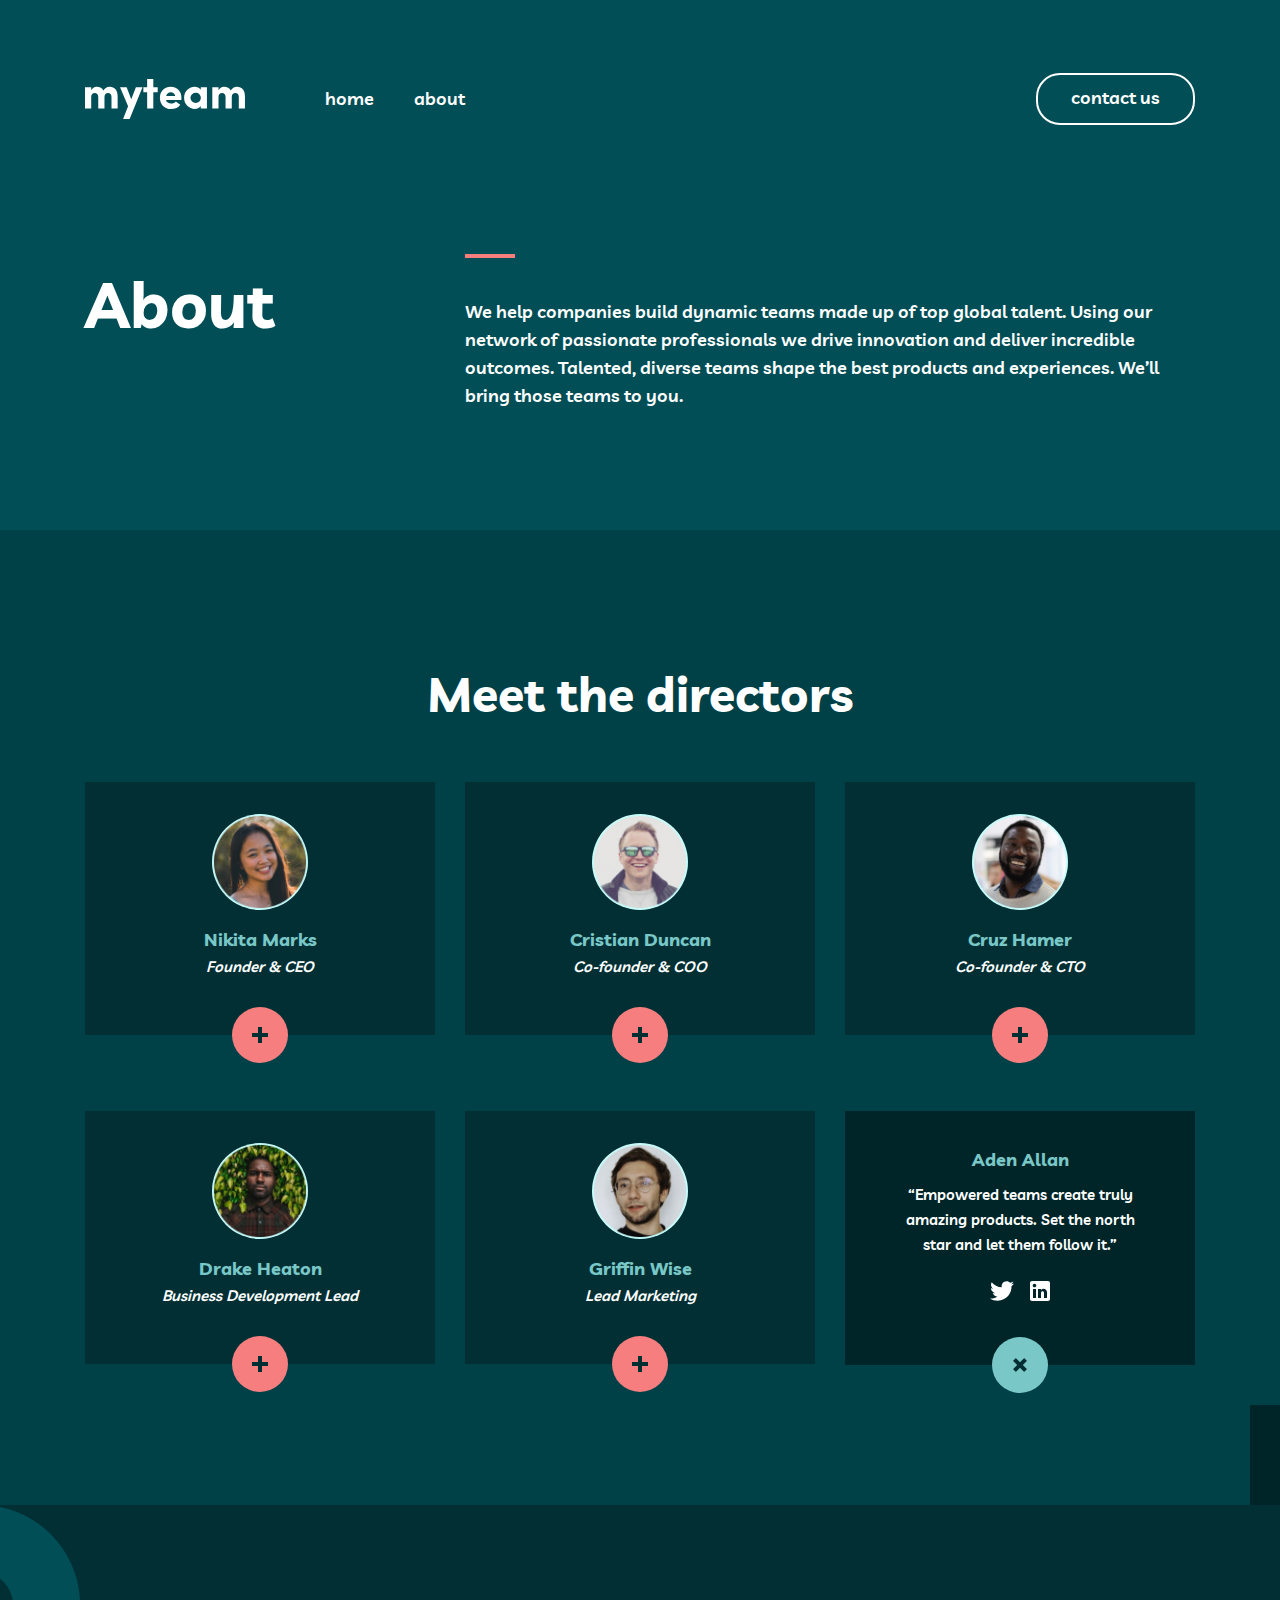
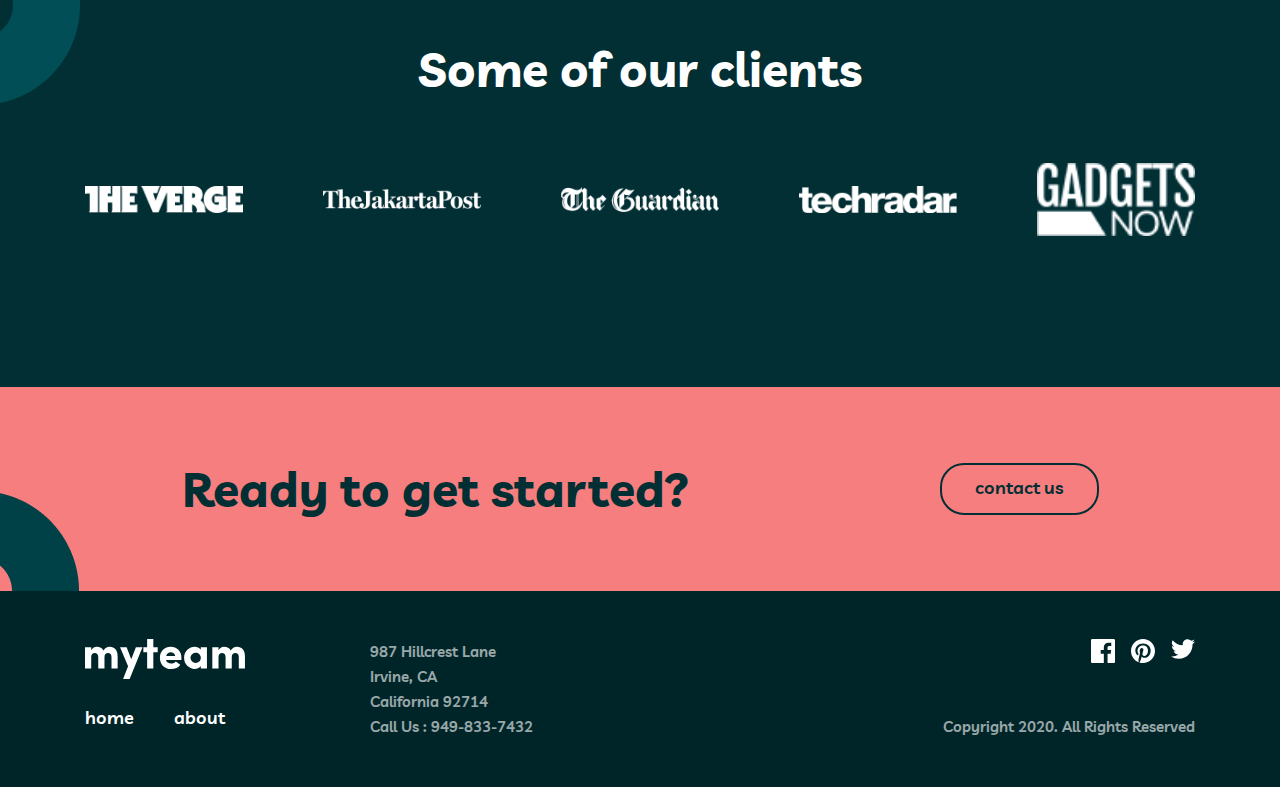
<file: about.html>
<!DOCTYPE html>
<html lang="en">

<head>
  <meta charset="UTF-8">
  <meta http-equiv="X-UA-Compatible" content="IE=edge">
  <meta name="viewport" content="width=device-width, initial-scale=1.0">
  <title>About</title>
  <link rel="stylesheet" href="css/normalize.css">
  <link rel="stylesheet" href="css/style.css">
</head>

<body>

  <!-- SITE-HEADER -->
  <header class="about-header">
    <div class="container">
      <div class="header__top">
        <a class="header__logo" href="index.html">
          <svg width="160" height="40" fill="none" xmlns="http://www.w3.org/2000/svg">
            <path fill-rule="evenodd" clip-rule="evenodd"
              d="M68.317 29.531V13.214H72.7V8.192h-4.383V0h-6.17v8.192h-3.793v5.022h3.793v16.317h6.17ZM6.214 18.237V29.53H0V8.192h6.214v3.103c.508-1.101 1.235-1.972 2.18-2.612a6.251 6.251 0 0 1 3.27-.915c3.3 0 5.53 1.25 6.694 3.75 1.526-2.53 3.597-3.795 6.213-3.795s4.615.841 5.996 2.522c1.38 1.682 2.071 4.07 2.071 7.166v12.12H26.49V18.147c0-1.31-.313-2.343-.938-3.102-.654-.76-1.511-1.139-2.572-1.139-1.061 0-1.912.357-2.551 1.072-.64.714-.96 1.8-.96 3.259V29.53h-6.213V18.013c-.058-1.28-.4-2.284-1.025-3.013-.64-.73-1.468-1.094-2.485-1.094-1.018 0-1.86.35-2.53 1.05-.668.699-1.002 1.793-1.002 3.28ZM57.498 8.192 44.635 40h-6.563l5.015-12.656-8.045-19.152h6.606l4.6 12.098 4.644-12.098h6.606Zm37.794 17.455c-1.933 2.902-5.109 4.346-9.527 4.33-3.067 0-5.654-1.034-7.762-3.102-2.079-2.098-3.118-4.792-3.118-8.08 0-3.289 1.04-5.96 3.118-8.014 2.079-2.053 4.651-3.073 7.718-3.058 3.067 0 5.618 1.042 7.653 3.125 2.035 2.083 3.06 4.792 3.074 8.125 0 .03-.03.685-.087 1.965H81.077c.116 1.13.683 2.008 1.7 2.633 1.018.625 2.166.938 3.445.938 1.992 0 3.51-.67 4.557-2.009l4.513 3.147Zm-5.102-8.683h-9.026c.233-1.16.814-2.068 1.745-2.723.9-.655 1.874-.967 2.921-.937a4.987 4.987 0 0 1 2.856.982c.858.625 1.36 1.518 1.504 2.678Zm22.898 12.255c-1.177.506-2.303.744-3.379.714-2.863 0-5.349-1.027-7.456-3.08-2.108-2.054-3.162-4.725-3.162-8.014 0-3.288 1.09-5.96 3.271-8.013 2.18-2.054 4.629-3.088 7.347-3.103 1.105 0 2.238.246 3.401.737 1.163.49 2.057 1.19 2.682 2.098V8.192h6.148v21.34h-6.148v-2.434c-.625.908-1.526 1.615-2.704 2.12Zm-2.376-5.313c-1.41 0-2.624-.476-3.641-1.428-1.047-.953-1.57-2.158-1.57-3.616 0-1.444.523-2.657 1.57-3.639 1.134-.967 2.376-1.45 3.728-1.45 1.352 0 2.522.476 3.51 1.428.989.952 1.483 2.172 1.483 3.66 0 1.489-.494 2.701-1.483 3.639-.988.938-2.187 1.406-3.597 1.406Zm22.81-5.67v11.295h-6.213V8.192h6.213v3.103c.509-1.101 1.236-1.972 2.181-2.612a6.248 6.248 0 0 1 3.27-.915c3.299 0 5.531 1.25 6.693 3.75 1.527-2.53 3.598-3.795 6.214-3.795 2.616 0 4.615.841 5.996 2.522 1.38 1.682 2.071 4.07 2.071 7.166v12.12h-6.148V18.147c0-1.31-.313-2.343-.938-3.102-.654-.76-1.511-1.139-2.573-1.139-1.061 0-1.911.357-2.55 1.072-.64.714-.96 1.8-.96 3.259V29.53h-6.213V18.013c-.059-1.28-.4-2.284-1.025-3.013-.64-.73-1.468-1.094-2.486-1.094-1.017 0-1.86.35-2.529 1.05-.668.699-1.003 1.793-1.003 3.28Z"
              fill="#fff" />
          </svg>
        </a>

        <nav class="sitenav">
          <ul class="sitenav__list">
            <li class="sitenav__item"><a href="index.html" class="sitenav__link">home</a></li>
            <li class="sitenav__item"><a href="about.html" class="sitenav__link">about</a></li>
          </ul>
        </nav>

        <a class="button" href="contact.html">contact us</a>

      </div>

      <div class="header__bottom">
        <h2 class="about-header__heading">About</h2>
        <div class="about-header__info">
          <hr class="about-header__line">
          <p class="about-header__text">We help companies build dynamic teams made up of top global talent. Using our
            network of passionate professionals we drive innovation and deliver incredible outcomes. Talented, diverse
            teams shape the best products and experiences. We’ll bring those teams to you.</p>
        </div>
      </div>
    </div>
  </header>

  <main class="main-content">
    <!-- SITE-DIRECTORS -->
    <section class="directors">
      <div class="directors__contaienr container">
        <h2 class="directors__heading">Meet the directors</h2>

        <!-- DIRECTORS-LIST -->
        <ul class="directors__list">
          <li class="directors__item">
            <img class="directors__img" src="img/nikita.jpg" alt="Nikita Marks" width="96" height="96"
              srcset="img/nikita.jpg 1x, img/nikita@2x.jpg 2x">
            <p class="directors__name">Nikita Marks</p>
            <p class="directors__about">Founder & CEO</p>
            <div class="directors__info">
              <img class="directors__info-plus" src="img/plus.svg" alt="logo" width="16" height="16">
            </div>
          </li>
          <li class="directors__item">
            <img class="directors__img" src="img/cristian.jpg" alt="Cristian Duncan" width="96" height="96"
              srcset="img/cristian.jpg 1x, img/cristian@2x.jpg 2x">
            <p class="directors__name">Cristian Duncan</p>
            <p class="directors__about">Co-founder & COO</p>
            <div class="directors__info">
              <img class="directors__info-plus" src="img/plus.svg" alt="logo" width="16" height="16">
            </div>
          </li>
          <li class="directors__item">
            <img class="directors__img" src="img/cruz.jpg" alt="Cruz Hamer" width="96" height="96"
              srcset="img/cruz.jpg 1x, img/cruz@2x.jpg 2x">
            <p class="directors__name">Cruz Hamer</p>
            <p class="directors__about">Co-founder & CTO</p>
            <div class="directors__info">
              <img class="directors__info-plus" src="img/plus.svg" alt="logo" width="16" height="16">
            </div>
          </li>
        </ul>
        <ul class="directors__list">
          <li class="directors__item">
            <img class="directors__img" src="img/drake.jpg" alt="Drake Heaton" width="96" height="96"
              srcset="img/drake.jpg 1x, img/drake@2x.jpg 2x">
            <p class="directors__name">Drake Heaton</p>
            <p class="directors__about">Business Development Lead</p>
            <div class="directors__info">
              <img class="directors__info-plus" src="img/plus.svg" alt="logo" width="16" height="16">
            </div>
          </li>
          <li class="directors__item">
            <img class="directors__img" src="img/griffin.jpg" alt="Griffin Wise" width="96" height="96"
              srcset="img/griffin.jpg 1x, img/griffin@2x.jpg 2x">
            <p class="directors__name">Griffin Wise</p>
            <p class="directors__about">Lead Marketing</p>
            <div class="directors__info">
              <img class="directors__info-plus" src="img/plus.svg" alt="logo" width="16" height="16">
            </div>
          </li>
          <li class="directors__item-last">
            <p class="directors__name-last">Aden Allan</p>
            <p class="directors__about-last">“Empowered teams create truly amazing products. Set the north star and let
              them follow it.”</p>

            <ul class="socials directors__socials">
              <li class="socials__item">
                <a class="socials__link" href="https://twitter.com" target="_blank">
                  <svg width="24" height="20" viewBox="0 0 24 20" fill="none" xmlns="http://www.w3.org/2000/svg">
                    <path d="M24 2.55699C23.117 2.94899 22.168 3.21299 21.172 3.33199C22.189 2.72299 22.97 1.75799 23.337 0.607986C22.386 1.17199 21.332 1.58199 20.21 1.80299C19.313 0.845986 18.032 0.247986 16.616 0.247986C13.437 0.247986 11.101 3.21399 11.819 6.29299C7.728 6.08799 4.1 4.12799 1.671 1.14899C0.381 3.36199 1.002 6.25699 3.194 7.72299C2.388 7.69699 1.628 7.47599 0.965 7.10699C0.911 9.38799 2.546 11.522 4.914 11.997C4.221 12.185 3.462 12.229 2.69 12.081C3.316 14.037 5.134 15.46 7.29 15.5C5.22 17.123 2.612 17.848 0 17.54C2.179 18.937 4.768 19.752 7.548 19.752C16.69 19.752 21.855 12.031 21.543 5.10599C22.505 4.41099 23.34 3.54399 24 2.55699Z" fill="currentColor"/>
                    </svg>
                </a>
              </li>
              <li class="socials__item">
                <a class="socials__link" href="https://linkedin.com" target="_blank">
                  <svg width="20" height="20" viewBox="0 0 20 20" fill="none" xmlns="http://www.w3.org/2000/svg">
                    <path fill-rule="evenodd" clip-rule="evenodd" d="M2 0H18C19.1 0 20 0.9 20 2V18C20 19.1 19.1 20 18 20H2C0.9 20 0 19.1 0 18V2C0 0.9 0.9 0 2 0ZM6 17V8H3V17H6ZM4.5 6.3C3.5 6.3 2.7 5.5 2.7 4.5C2.7 3.5 3.5 2.7 4.5 2.7C5.5 2.7 6.3 3.5 6.3 4.5C6.3 5.5 5.5 6.3 4.5 6.3ZM14 17H17V11.3C17 9.4 15.4 7.8 13.5 7.8C12.6 7.8 11.5 8.4 11 9.2V8H8V17H11V11.7C11 10.9 11.7 10.2 12.5 10.2C13.3 10.2 14 10.9 14 11.7V17Z" fill="currentColor"/>
                    </svg>
                </a>
              </li>
            </ul>
            <div class="directors__info-last">
              <img class="directors__info-plus-last" src="img/plus.svg" alt="logo" width="16" height="16">
            </div>
          </li>
        </ul>
      </div>
    </section>

    <!-- SITE-CLIENTS -->
    <section class="clients">
      <div class="container">
        <h2 class="clients__heading">Some of our clients</h2>
        <ul class="clients__list">
          <li class="clients__item">
            <a class="clients__link" href="#">
              <img class="clients__img" src="img/the-verge.png" alt="the varge" width="165" height="28" srcset="img/the-verge.png 1x, img/the-verge.png 2x">
            </a>
          </li>
          <li class="clients__item">
            <a class="clients__link" href="#">
              <img class="clients__img" src="img/the-jakarta-post.png" alt="The jakarta post" width="165" height="28" srcset="img/the-jakarta-post.png 1x, img/the-jakarta-post@2x.png 2x">
            </a>
          </li>
          <li class="clients__item">
            <a class="clients__link" href="#">
              <img class="clients__img" src="img/the-guardian.png" alt="the guardian" width="165" height="28" srcset="img/the-guardian.png 1x, img/the-guardian@2x.png 2x">
            </a>
          </li>
          <li class="clients__item">
            <a class="clients__link" href="#">
              <img class="clients__img" src="img/techradar.png" alt="tech radar" width="165" height="28" srcset="img/techradar.png 1x, img/techradar@2x.png 2x">
            </a>
          </li>
          <li class="clients__item">
            <a class="clients__link" href="#">
              <img class="clients__img" src="img/gadgets-now.png" alt="gadjets now" width="165" height="28" srcset="img/gadgets-now.png 1x, img/gadgets-now@2x.png 2x">
            </a>
          </li>
        </ul>
      </div>
    </section>

     <!-- SITE-REGISTRATION -->
     <section class="reg-link">
      <div class="reg-lin__container">
        <h2 class="reg-link__heading">Ready to get started?</h2>
        <a class="button button--sacramento-state-green" href="contact.html">contact us</a>
      </div>
    </section>
  </main>

  <!-- SITE-FOOTER -->
  <footer class="footer">
    <div class="footer__container container">
      <div class="footer__left">
        <div class="footer__logo-info-wrapper">
          <a class="footer__logo" href="index.html">
            <svg width="160" height="40" fill="none" xmlns="http://www.w3.org/2000/svg">
              <path fill-rule="evenodd" clip-rule="evenodd"
                d="M68.317 29.531V13.214H72.7V8.192h-4.383V0h-6.17v8.192h-3.793v5.022h3.793v16.317h6.17ZM6.214 18.237V29.53H0V8.192h6.214v3.103c.508-1.101 1.235-1.972 2.18-2.612a6.251 6.251 0 0 1 3.27-.915c3.3 0 5.53 1.25 6.694 3.75 1.526-2.53 3.597-3.795 6.213-3.795s4.615.841 5.996 2.522c1.38 1.682 2.071 4.07 2.071 7.166v12.12H26.49V18.147c0-1.31-.313-2.343-.938-3.102-.654-.76-1.511-1.139-2.572-1.139-1.061 0-1.912.357-2.551 1.072-.64.714-.96 1.8-.96 3.259V29.53h-6.213V18.013c-.058-1.28-.4-2.284-1.025-3.013-.64-.73-1.468-1.094-2.485-1.094-1.018 0-1.86.35-2.53 1.05-.668.699-1.002 1.793-1.002 3.28ZM57.498 8.192 44.635 40h-6.563l5.015-12.656-8.045-19.152h6.606l4.6 12.098 4.644-12.098h6.606Zm37.794 17.455c-1.933 2.902-5.109 4.346-9.527 4.33-3.067 0-5.654-1.034-7.762-3.102-2.079-2.098-3.118-4.792-3.118-8.08 0-3.289 1.04-5.96 3.118-8.014 2.079-2.053 4.651-3.073 7.718-3.058 3.067 0 5.618 1.042 7.653 3.125 2.035 2.083 3.06 4.792 3.074 8.125 0 .03-.03.685-.087 1.965H81.077c.116 1.13.683 2.008 1.7 2.633 1.018.625 2.166.938 3.445.938 1.992 0 3.51-.67 4.557-2.009l4.513 3.147Zm-5.102-8.683h-9.026c.233-1.16.814-2.068 1.745-2.723.9-.655 1.874-.967 2.921-.937a4.987 4.987 0 0 1 2.856.982c.858.625 1.36 1.518 1.504 2.678Zm22.898 12.255c-1.177.506-2.303.744-3.379.714-2.863 0-5.349-1.027-7.456-3.08-2.108-2.054-3.162-4.725-3.162-8.014 0-3.288 1.09-5.96 3.271-8.013 2.18-2.054 4.629-3.088 7.347-3.103 1.105 0 2.238.246 3.401.737 1.163.49 2.057 1.19 2.682 2.098V8.192h6.148v21.34h-6.148v-2.434c-.625.908-1.526 1.615-2.704 2.12Zm-2.376-5.313c-1.41 0-2.624-.476-3.641-1.428-1.047-.953-1.57-2.158-1.57-3.616 0-1.444.523-2.657 1.57-3.639 1.134-.967 2.376-1.45 3.728-1.45 1.352 0 2.522.476 3.51 1.428.989.952 1.483 2.172 1.483 3.66 0 1.489-.494 2.701-1.483 3.639-.988.938-2.187 1.406-3.597 1.406Zm22.81-5.67v11.295h-6.213V8.192h6.213v3.103c.509-1.101 1.236-1.972 2.181-2.612a6.248 6.248 0 0 1 3.27-.915c3.299 0 5.531 1.25 6.693 3.75 1.527-2.53 3.598-3.795 6.214-3.795 2.616 0 4.615.841 5.996 2.522 1.38 1.682 2.071 4.07 2.071 7.166v12.12h-6.148V18.147c0-1.31-.313-2.343-.938-3.102-.654-.76-1.511-1.139-2.573-1.139-1.061 0-1.911.357-2.55 1.072-.64.714-.96 1.8-.96 3.259V29.53h-6.213V18.013c-.059-1.28-.4-2.284-1.025-3.013-.64-.73-1.468-1.094-2.486-1.094-1.017 0-1.86.35-2.529 1.05-.668.699-1.003 1.793-1.003 3.28Z"
                fill="#fff" />
            </svg>
          </a>
          <ul class="sitenav__list">
            <li class="sitenav__item"><a href="index.html" class="sitenav__link">home</a></li>
            <li class="sitenav__item"><a href="about.html" class="sitenav__link">about</a></li>
          </ul>
        </div>

        <p class="footer__site-info">
          987 Hillcrest Lane <br> Irvine, CA <br> California 92714 <br> Call Us : 949-833-7432
        </p>
      </div>

      <div class="footer__right">
        <ul class="socials">
          <li class="socials__item">
            <a class="socials__link" href="https://facebook.com" target="_blank">
              <svg width="24" height="24" fill="none" xmlns="http://www.w3.org/2000/svg">
                <path
                  d="M22.675 0H1.325C.593 0 0 .593 0 1.325v21.351C0 23.407.593 24 1.325 24H12.82v-9.294H9.692v-3.622h3.128V8.413c0-3.1 1.893-4.788 4.659-4.788 1.325 0 2.463.099 2.795.143v3.24l-1.918.001c-1.504 0-1.795.715-1.795 1.763v2.313h3.587l-.467 3.622h-3.12V24h6.116c.73 0 1.323-.593 1.323-1.325V1.325C24 .593 23.407 0 22.675 0Z"
                  fill="currentColor" />
              </svg>
            </a>
          </li>
          <li class="socials__item">
            <a class="socials__link" href="https://twitter.com" target="_blank">
              <svg width="24" height="24" fill="none" xmlns="http://www.w3.org/2000/svg">
                <path
                  d="M12 0C5.373 0 0 5.372 0 12c0 5.084 3.163 9.426 7.627 11.174-.105-.949-.2-2.405.042-3.441.218-.937 1.407-5.965 1.407-5.965s-.359-.719-.359-1.782c0-1.668.967-2.914 2.171-2.914 1.023 0 1.518.769 1.518 1.69 0 1.029-.655 2.568-.994 3.995-.283 1.194.599 2.169 1.777 2.169 2.133 0 3.772-2.249 3.772-5.495 0-2.873-2.064-4.882-5.012-4.882-3.414 0-5.418 2.561-5.418 5.207 0 1.031.397 2.138.893 2.738a.36.36 0 0 1 .083.345l-.333 1.36c-.053.22-.174.267-.402.161-1.499-.698-2.436-2.889-2.436-4.649 0-3.785 2.75-7.262 7.929-7.262 4.163 0 7.398 2.967 7.398 6.931 0 4.136-2.607 7.464-6.227 7.464-1.216 0-2.359-.631-2.75-1.378l-.748 2.853c-.271 1.043-1.002 2.35-1.492 3.146C9.57 23.812 10.763 24 12 24c6.627 0 12-5.373 12-12 0-6.628-5.373-12-12-12Z"
                  fill="currentColor" />
              </svg>
            </a>
          </li>
          <li class="socials__item">
            <a class="socials__link" href="https://pinterest.com" target="_blank">
              <svg width="24" height="20" fill="none" xmlns="http://www.w3.org/2000/svg">
                <path
                  d="M24 2.557a9.83 9.83 0 0 1-2.828.775A4.932 4.932 0 0 0 23.337.608a9.864 9.864 0 0 1-3.127 1.195A4.916 4.916 0 0 0 16.616.248c-3.179 0-5.515 2.966-4.797 6.045A13.978 13.978 0 0 1 1.671 1.149a4.93 4.93 0 0 0 1.523 6.574 4.903 4.903 0 0 1-2.229-.616c-.054 2.281 1.581 4.415 3.949 4.89a4.935 4.935 0 0 1-2.224.084 4.928 4.928 0 0 0 4.6 3.419A9.9 9.9 0 0 1 0 17.54a13.94 13.94 0 0 0 7.548 2.212c9.142 0 14.307-7.721 13.995-14.646A10.025 10.025 0 0 0 24 2.557Z"
                  fill="currentColor" />
              </svg>
            </a>
          </li>
        </ul>
        <p class="site-copyright">Copyright 2020. All Rights Reserved</p>
      </div>
    </div>
  </footer>

</body>

</html>
</file>
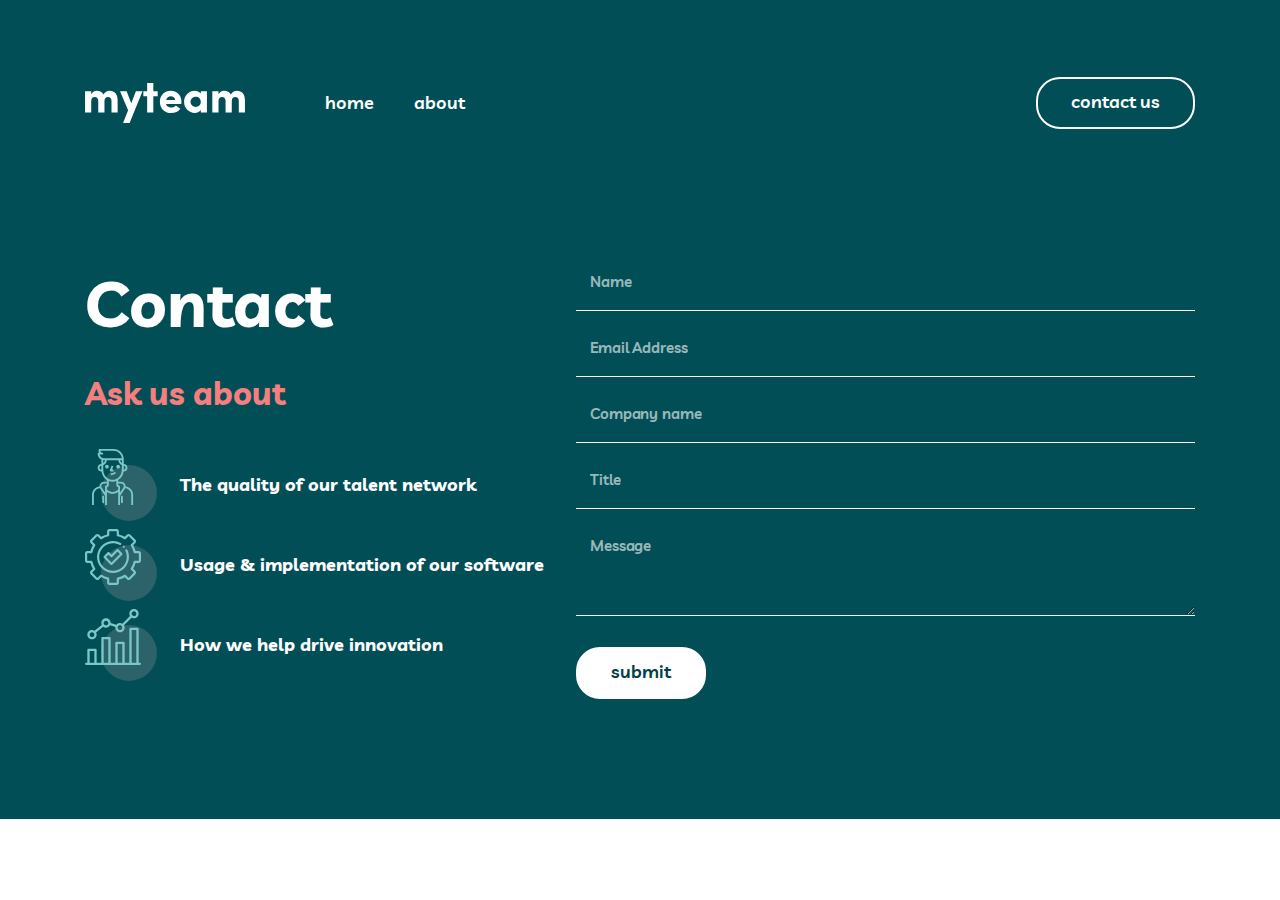
<file: contact.html>
<!DOCTYPE html>
<html lang="en">

<head>
  <meta charset="UTF-8">
  <meta http-equiv="X-UA-Compatible" content="IE=edge">
  <meta name="viewport" content="width=device-width, initial-scale=1.0">
  <title>Contact</title>

  <!-- STYLES -->
  <link rel="stylesheet" href="css/normalize.css">
  <link rel="stylesheet" href="css/style.css">
</head>

<body>
  <div class="site-wrapper">
    <header class="contact-header">
      <div class="container">
        <div class="contact-header__header">
          <a class="header__logo" href="index.html">
            <svg width="160" height="40" fill="none" xmlns="http://www.w3.org/2000/svg">
              <path fill-rule="evenodd" clip-rule="evenodd"
                d="M68.317 29.531V13.214H72.7V8.192h-4.383V0h-6.17v8.192h-3.793v5.022h3.793v16.317h6.17ZM6.214 18.237V29.53H0V8.192h6.214v3.103c.508-1.101 1.235-1.972 2.18-2.612a6.251 6.251 0 0 1 3.27-.915c3.3 0 5.53 1.25 6.694 3.75 1.526-2.53 3.597-3.795 6.213-3.795s4.615.841 5.996 2.522c1.38 1.682 2.071 4.07 2.071 7.166v12.12H26.49V18.147c0-1.31-.313-2.343-.938-3.102-.654-.76-1.511-1.139-2.572-1.139-1.061 0-1.912.357-2.551 1.072-.64.714-.96 1.8-.96 3.259V29.53h-6.213V18.013c-.058-1.28-.4-2.284-1.025-3.013-.64-.73-1.468-1.094-2.485-1.094-1.018 0-1.86.35-2.53 1.05-.668.699-1.002 1.793-1.002 3.28ZM57.498 8.192 44.635 40h-6.563l5.015-12.656-8.045-19.152h6.606l4.6 12.098 4.644-12.098h6.606Zm37.794 17.455c-1.933 2.902-5.109 4.346-9.527 4.33-3.067 0-5.654-1.034-7.762-3.102-2.079-2.098-3.118-4.792-3.118-8.08 0-3.289 1.04-5.96 3.118-8.014 2.079-2.053 4.651-3.073 7.718-3.058 3.067 0 5.618 1.042 7.653 3.125 2.035 2.083 3.06 4.792 3.074 8.125 0 .03-.03.685-.087 1.965H81.077c.116 1.13.683 2.008 1.7 2.633 1.018.625 2.166.938 3.445.938 1.992 0 3.51-.67 4.557-2.009l4.513 3.147Zm-5.102-8.683h-9.026c.233-1.16.814-2.068 1.745-2.723.9-.655 1.874-.967 2.921-.937a4.987 4.987 0 0 1 2.856.982c.858.625 1.36 1.518 1.504 2.678Zm22.898 12.255c-1.177.506-2.303.744-3.379.714-2.863 0-5.349-1.027-7.456-3.08-2.108-2.054-3.162-4.725-3.162-8.014 0-3.288 1.09-5.96 3.271-8.013 2.18-2.054 4.629-3.088 7.347-3.103 1.105 0 2.238.246 3.401.737 1.163.49 2.057 1.19 2.682 2.098V8.192h6.148v21.34h-6.148v-2.434c-.625.908-1.526 1.615-2.704 2.12Zm-2.376-5.313c-1.41 0-2.624-.476-3.641-1.428-1.047-.953-1.57-2.158-1.57-3.616 0-1.444.523-2.657 1.57-3.639 1.134-.967 2.376-1.45 3.728-1.45 1.352 0 2.522.476 3.51 1.428.989.952 1.483 2.172 1.483 3.66 0 1.489-.494 2.701-1.483 3.639-.988.938-2.187 1.406-3.597 1.406Zm22.81-5.67v11.295h-6.213V8.192h6.213v3.103c.509-1.101 1.236-1.972 2.181-2.612a6.248 6.248 0 0 1 3.27-.915c3.299 0 5.531 1.25 6.693 3.75 1.527-2.53 3.598-3.795 6.214-3.795 2.616 0 4.615.841 5.996 2.522 1.38 1.682 2.071 4.07 2.071 7.166v12.12h-6.148V18.147c0-1.31-.313-2.343-.938-3.102-.654-.76-1.511-1.139-2.573-1.139-1.061 0-1.911.357-2.55 1.072-.64.714-.96 1.8-.96 3.259V29.53h-6.213V18.013c-.059-1.28-.4-2.284-1.025-3.013-.64-.73-1.468-1.094-2.486-1.094-1.017 0-1.86.35-2.529 1.05-.668.699-1.003 1.793-1.003 3.28Z"
                fill="#fff" />
            </svg>
          </a>
          <nav class="sitenav">
            <ul class="sitenav__list">
              <li class="sitenav__item"><a href="index.html" class="sitenav__link">home</a></li>
              <li class="sitenav__item"><a href="about.html" class="sitenav__link">about</a></li>
            </ul>
          </nav>
          <a class="button" href="#">contact us</a>
        </div>
      </div>
    </header>

    <main class="main-content">
      <div class="contact-form-info-wrapper container">
        <div class="contact-info">
          <h2 class="contact-info__heading">Contact</h2>
          <p class="contact-info__text">Ask us about</p>
          <ul class="contact-info__list">
            <li class="contact-info__item">
              <img class="contact-info__img" src="img/icon-man.svg" alt="man" width="72" height="72">
              <p class="contact-info__title">The quality of our talent network</p>
            </li>
            <li class="contact-info__item">
              <img class="contact-info__img" src="img/icon-option.svg" alt="option" width="72" height="72">
              <p class="contact-info__title">Usage & implementation of our software</p>
            </li>
            <li class="contact-info__item">
              <img class="contact-info__img" src="img/icon-grafik.svg" alt="grafik" width="72" height="72">
              <p class="contact-info__title">How we help drive innovation</p>
            </li>
          </ul>
        </div>

        <!-- CONTACT-FORM -->
        <div class="contact-form">
          <form action="https://echo.htmlacademy.ru" class="form" method="GET">
            <div class="form__fields">
              <div class="input-field form__field">
                <input type="text" class="form__input" name="user name" placeholder="Name" aria-label="user name" required>
              </div>
              <div class="input-field form__field">
                <input type="email" class="form__input" name="user mail" placeholder="Email Address" pattern="[^@\s]+@[^@\s]+\.[^@\s]+"  aria-label="Email address" required>
                <span class="input-field__error">This field is required</span>
              </div>
              <div class="input-field form__field">
                <input type="text" class="form__input" name="user company name" placeholder="Company name" aria-label="user company name" required>
              </div>
              <div class="input-field form__field">
                <input type="text" class="form__input" name="user opinion" placeholder="Title" aria-label="User opinion" required>
              </div>
              <div class="input-field form__field">
                <textarea class="form__input form__textarea" name="user message" placeholder="Message"></textarea required>
              </div>
            </div>
            <button class="button button--white">submit</button>
          </form>
        </div>
      </div>
    </main>
  </div>

</body>

</html>
</file>
<file: css/style.css>
/* CUSTOM PROPS */
:root {
  --midnight-green: #014E56;
  --light-coral: #F67E7E;
  --white: #FFF;
  --rapture-blue: #79C8C7;
  --police-blue: #2C6269;
  --deep-jungle-green: #004047;
  --sacramento-state-green: #012F34;
  --dark-green: #002529;

  --font: 'Livvic', 'Arial', sans-serif;
}

*:focus {
  outline: none;
}


/* FONT-FACE */
@font-face {
  font-family: 'Livvic';
  src: url('../fonts/Livvic-Bold.woff2') format('woff2'),
    url('../fonts/Livvic-Bold.woff') format('woff');
  font-weight: bold;
  font-style: normal;
  font-display: swap;
}

@font-face {
  font-family: 'Livvic';
  src: url('../fonts/Livvic-Regular.woff2') format('woff2'),
    url('../fonts/Livvic-Regular.woff') format('woff');
  font-weight: normal;
  font-style: normal;
  font-display: swap;
}

@font-face {
  font-family: 'Livvic';
  src: url('../fonts/Livvic-SemiBold.woff2') format('woff2'),
    url('../fonts/Livvic-SemiBold.woff') format('woff');
  font-weight: 600;
  font-style: normal;
  font-display: swap;
}


html {
  height: 100%;
  box-sizing: border-box;
  scroll-behavior: smooth;
}

*,
*::before,
*::after {
  box-sizing: inherit;
}

body {
  height: 100%;
  display: flex;
  flex-direction: column;
  margin: 0;
  padding: 0;
  font-family: var(--font);
  font-style: normal;
  font-weight: 600;
  font-size: 15px;
  line-height: 25px;
  background-color: var(--white);
  color: var(--white);
  overflow-x: hidden;
}

.container {
  width: 100%;
  max-width: 1160px;
  padding-left: 25px;
  padding-right: 25px;
  margin-left: auto;
  margin-right: auto;
}

img {
  max-width: 100%;
  height: auto;
}

.main-content {
  flex-grow: 1;
}


/* PLACEHOLDER STYLES */
::-webkit-input-placeholder {
  /* WebKit, Blink, Edge */
  color: var(--white);
  opacity: 0.6;
}

:-moz-placeholder {
  /* Mozilla Firefox 4 to 18 */
  color: var(--white);
  opacity: 0.6;
}

::-moz-placeholder {
  /* Mozilla Firefox 19+ */
  color: var(--white);
  opacity: 0.6;
}

:-ms-input-placeholder {
  /* Internet Explorer 10-11 */
  color: var(--white);
  opacity: 0.6;
}

::-ms-input-placeholder {
  /* Microsoft Edge */
  color: var(--white);
  opacity: 0.6;
}

::placeholder {
  /* Most modern browsers support this now. */
  color: var(--white);
  opacity: 0.6;
}


/* BUTTONS */
.button {
  cursor: pointer;
  display: inline-block;
  padding: 9px 33px 11px;
  border: 2px solid var(--white);
  border-radius: 24px;
  background-color: transparent;
  color: var(--white);
  font-family: var(--font);
  font-size: 18px;
  font-weight: 600;
  line-height: 28px;
  text-decoration: none;
  transition: opacity 0.4s ease,
    color 0.4s ease,
    background-color 0.4s ease,
    border 0.4s ease;
}

.button:hover {
  opacity: 0.8;
}

.button:active {
  opacity: 1;
  color: var(--dark-green);
  background-color: var(--white);
  border-color: var(--white);
}

.button--sacramento-state-green {
  color: var(--sacramento-state-green);
  border-color: var(--sacramento-state-green);
}

.button--sacramento-state-green:active {
  color: var(--white);
  border-color: var(--sacramento-state-green);
  background-color: var(--sacramento-state-green);
}

.button--white {
  color: var(--deep-jungle-green);
  border-color: var(--white);
  background-color: var(--white);
}

.button--white:active {
  opacity: 0.6;
}


/* SITE-HEADER */
.header {
  padding-top: 73px;
  padding-bottom: 250px;
  background-color: var(--midnight-green);
  background-image: url(../img/header-left-bg.png), url(../img/header-bottom-rectangle.png), url(../img/header-bottom-half-moon.png), url(../img/header-bottom-circle.png), url(../img/header-rectangle.png), url(../img/header-bottom-circle-background.png);
  background-repeat: no-repeat;
  background-position: left calc(50% - 718px) top 250px, right calc(50% - 247px) bottom 56px, right calc(50% - 431px) bottom, right calc(50% - 296px) bottom, right calc(50% - 534px) bottom 57px, right calc(50% - 457px) bottom;
}

.header__top {
  display: flex;
  align-items: center;
  margin-bottom: 129px;
}

.header__logo {
  display: flex;
  margin-right: 80px;
}

.sitenav {
  margin-right: auto;
}

.sitenav__list {
  padding: 0;
  margin: 0;
  list-style: none;
  display: flex;
}

.sitenav__item:not(:last-child) {
  margin-right: 40px;
}

.sitenav__link {
  color: var(--white);
  font-family: var(--font);
  font-size: 18px;
  font-style: normal;
  font-weight: 600;
  line-height: 28px;
  display: inline-block;
  text-decoration: none;
  transition: color 0.4s ease,
    opacity 0.4s ease;
}

.sitenav__link:hover {
  opacity: 0.8;
}

.sitenav__link:active {
  color: var(--light-coral);
  opacity: 1;
}

.header__bottom {
  display: flex;
  align-items: flex-start;
}

.header__heading {
  flex-shrink: 0;
  width: 100%;
  max-width: 635px;
  margin: 0;
  margin-right: 30px;
  font-size: 100px;
  font-weight: 700;
  line-height: 100px;
}

.header__heading span {
  color: var(--light-coral);
}

.header__info {
  flex-grow: 1;
}

.header__small-line {
  margin: 0;
  margin-bottom: 79px;
  width: 50px;
  height: 4px;
  border: 0;
  background-color: var(--rapture-blue);
}

.header__text {
  font-size: 18px;
  line-height: 28px;
}


/* SITE-HERO */
.hero {
  position: relative;
  padding-top: 140px;
  padding-bottom: 140px;
  background-color: var(--sacramento-state-green);
  background-image: url(../img/header-bottom-rectangle.png), url(../img/hero-bg-circle.png);
  background-repeat: no-repeat;
  background-position: right calc(50% - 710px) bottom 56px, right calc(50% - 710px) bottom;
}

.hero__bg--rectangle {
  position: absolute;
  width: 100px;
  height: 100px;
  background-color: var(--police-blue);
  bottom: 100px;
  right: calc(50% - 760px);
  opacity: 0.8;
}

.hero__container {
  display: flex;
  align-items: flex-start;
}

.hero__left {
  flex-shrink: 0;
  flex-grow: 1;
  margin-right: 125px;
}

.hero__line {
  margin: 0;
  border: 0;
  margin-bottom: 54px;
  width: 50px;
  height: 4px;
  background-color: var(--light-coral);
}

.hero__heading {
  width: 100%;
  max-width: 445px;
  margin: 0;
  font-size: 48px;
  font-weight: 700;
  line-height: 48px;
}

.hero__list {
  padding: 0;
  margin: 0;
  padding-top: 58px;
  list-style: none;
}

.hero__item {
  display: flex;
  align-items: flex-start;
}

.hero__item:not(last-child) {
  margin-bottom: 32px;
}

.hero__img {
  width: 72px;
  height: 72px;
  object-fit: contain;
  margin-right: 23px;
}

.hero__title {
  margin-top: 0;
  margin-bottom: 16px;
  color: var(--light-coral);
  font-size: 18px;
  font-weight: 700;
  line-height: 28px;
}

.hero__description {
  margin: 0;
}


/* SITE-STORIES */
.stories {
  position: relative;
  z-index: 999;
  padding-top: 140px;
  padding-bottom: 140px;
  background-color: var(--deep-jungle-green);
  background-image: url(../img/header-bottom-rectangle.png), url(../img/Rectangle.jpg), url(../img/header-bottom-rectangle.png), url(../img/header-bottom-circle-background.png), url(../img/Rectangle-light.jpg), url(../img/icon-quotes.png), url(../img/icon-quotes.png), url(../img/icon-quotes.png);
  background-repeat: no-repeat;
  background-position: left calc(50% - 662px) top 56px, left calc(50% - 710px) top, right calc(50% - 709px) bottom, right calc(50% - 661px) bottom, right calc(50% - 709px) bottom, right calc(50% - -382px) top calc(50% - 58px), right calc(50% - -2px) top calc(50% - 58px), right calc(50% - 379px) top calc(50% - 58px);
}

.stories__heading {
  width: 100%;
  max-width: 932px;
  margin-top: 0;
  margin-bottom: 92px;
  margin-left: auto;
  margin-right: auto;
  text-align: center;
  font-size: 48px;
  font-style: normal;
  font-weight: 700;
  line-height: 48px;
}

.stories__heading span {
  color: var(--rapture-blue);
}

.stories__list {
  padding: 0;
  margin: 0;
  display: flex;
  list-style: none;
}

.stories__item {
  text-align: center;
}

.stories__item:not(:last-child) {
  margin-right: 30px;
}

.stories__text {
  margin-top: 0;
  margin-bottom: 24px;
}

.stories__name {
  margin-top: 0;
  margin-bottom: 2px;
  color: var(--rapture-blue);
  text-align: center;
  font-size: 18px;
  font-style: normal;
  font-weight: 700;
  line-height: 28px;
}

.stories__subtitle {
  margin-top: 0;
  margin-bottom: 32px;
  font-size: 13px;
  font-style: italic;
  font-weight: 500;
  line-height: 18px;
}

.stories__img {
  border-radius: 50%;
}


/* SITE-REGISTRATION-LINK */
.reg-link {
  padding-top: 76px;
  padding-bottom: 76px;
  background-color: var(--light-coral);
  background-image: url(../img/hero-bg-rectangles.png), url(../img/reg-ling-bg-line.png), url(../img/reg-ling-half-circle.png), url(../img/Rectangle-light.jpg);
  background-repeat: no-repeat;
  background-position: left calc(50% - 732px) top 56px, left calc(50% - 709px) bottom, left calc(50% - 661px) bottom, left calc(50% - 710px) bottom;
}

.reg-lin__container {
  width: 100%;
  max-width: 917px;
  display: flex;
  justify-content: space-between;
  align-items: center;
  margin-left: auto;
  margin-right: auto;
}

.reg-link__heading {
  margin: 0;
  color: var(--sacramento-state-green);
  font-size: 48px;
  font-weight: 700;
  line-height: 48px;
}


/* SITE-FOOTER */
.footer {
  padding-top: 48px;
  padding-bottom: 48px;
  background-color: var(--dark-green);
}

.footer__container {
  display: flex;
  align-items: flex-start;
}

.footer__left {
  display: flex;
  margin-right: auto;
}

.footer__logo {
  display: flex;
  margin-bottom: 25px;
}

.footer__logo-info-wrapper {
  margin-right: 125px;
}

.footer__site-info {
  margin: 0;
  opacity: 0.6;
}

.socials {
  margin: 0;
  padding: 0;
  list-style: none;
  display: flex;
  justify-content: flex-end;
  margin-bottom: 51px;
}

.socials__item:not(:last-child) {
  margin-right: 16px;
}

.socials__link {
  display: flex;
  color: var(--white);
  transition: opacity 0.4s ease,
    color 0.4s ease;
}

.socials__link:hover {
  opacity: 0.8;
}

.socials__link:active {
  opacity: 1;
  color: var(--light-coral);
}

.site-copyright {
  opacity: 0.6;
  margin: 0;
}


/* SITE-ABOUT-PAGE */
.about-header {
  padding-top: 73px;
  padding-bottom: 120px;
  background-color: var(--midnight-green);
  background-image: url(../img/about-header-page-bg.png);
  background-repeat: no-repeat;
  background-position: right calc(50% - 730px) bottom;
}

.about-header__heading {
  flex-shrink: 0;
  width: 100%;
  max-width: 350px;
  margin: 0;
  margin-right: 30px;
  font-size: 64px;
  font-weight: 700;
  line-height: 100px;
}

.about-header__line {
  border: 0;
  margin: 0;
  width: 50px;
  height: 4px;
  flex-shrink: 0;
  background-color: var(--light-coral);
  margin-bottom: 40px;
}

.about-header__text {
  margin: 0;
  font-size: 18px;
  font-weight: 600;
  line-height: 28px;
}


/* ABOUT PAGE DIRECTORS */
.directors {
  padding-top: 140px;
  padding-bottom: 140px;
  background-color: var(--deep-jungle-green);
  background-image: url(../img/about-page-directors-bg.png), url(../img/header-bottom-rectangle.png), url(../img/Rectangle.jpg);
  background-repeat: no-repeat;
  background-position: left calc(50% + -711px) top, right calc(50% - 710px) bottom, right calc(50% - 660px) bottom;
}

.directors__heading {
  margin-top: 0;
  margin-bottom: 64px;
  text-align: center;
  font-size: 48px;
  font-weight: 700;
  line-height: 48px;
}

.directors__list {
  margin: 0;
  padding: 0;
  display: flex;
  align-items: flex-start;
  list-style: none;
}

.directors__list:not(:last-child) {
  margin-bottom: 76px;
}

.directors__item {
  position: relative;
  display: flex;
  flex-direction: column;
  align-items: center;
  padding-top: 32px;
  padding-bottom: 56px;
  padding-left: 24px;
  padding-right: 24px;
  background-color: var(--sacramento-state-green);
}

.directors__item:not(:last-child) {
  margin-right: 30px;
}

.directors__img {
  width: 96px;
  height: 96px;
  object-fit: contain;
  border-radius: 50%;
  margin-bottom: 16px;
}

.directors__name {
  margin: 0;
  width: 302px;
  flex-shrink: 0;
  color: var(--rapture-blue);
  text-align: center;
  font-size: 18px;
  font-weight: 700;
  line-height: 28px;
}

.directors__about {
  margin: 0;
  text-align: center;
  font-style: italic;
}

.directors__info {
  position: absolute;
  display: flex;
  bottom: -28px;
  align-items: center;
  justify-content: center;
  width: 56px;
  height: 56px;
  border-radius: 50%;
  background-color: var(--light-coral);
  cursor: pointer;
  transition: opacity 0.4s ease,
    background-color 0.4s ease;
}

.directors__info:hover {
  opacity: 0.8;
}

.directors__info:active {
  opacity: 1;
  background-color: var(--rapture-blue);
}

.directors__info:active .directors__info-plus {
  transform: rotate(-135deg);
}

.directors__info-plus {
  width: 16px;
  height: 16px;
  object-fit: contain;
  transition: transform 0.4s ease;
}

.directors__item-last {
  display: flex;
  flex-direction: column;
  align-items: center;
  position: relative;
  padding-top: 35px;
  padding-left: 24px;
  padding-right: 24px;
  padding-bottom: 64px;
  background-color: var(--dark-green);
}

.directors__name-last {
  margin-top: 0;
  margin-bottom: 8px;
  width: 302px;
  color: var(--rapture-blue);
  text-align: center;
  font-size: 18px;
  font-weight: 700;
  line-height: 28px;
}

.directors__about-last {
  width: 100%;
  max-width: 254px;
  margin-left: auto;
  margin-right: auto;
  margin-top: 0;
  margin-bottom: 24px;
  color: #FFF;
  text-align: center;
}

.directors__socials {
  width: 100%;
  max-width: 60px;
  margin-left: auto;
  margin-right: auto;
  margin-bottom: 0;
}

.directors__info-last {
  position: absolute;
  bottom: -28px;
  width: 56px;
  height: 56px;
  display: flex;
  align-items: center;
  justify-content: center;
  border-radius: 50%;
  background-color: var(--rapture-blue);
  transition: opacity 0.4s ease,
    background-color 0.4s ease;
}

.directors__info-last:hover {
  opacity: 0.8;
}

.directors__info-last:active {
  opacity: 1;
  background-color: var(--light-coral);
}

.directors__info-last:active .directors__info-plus-last {
  transform: rotate(0);
}

.directors__info-plus-last {
  transform: rotate(-135deg);
  transition: transform 0.4s ease;
}


/* CLIENATS */
.clients {
  padding-top: 140px;
  padding-bottom: 151px;
  background-color: var(--sacramento-state-green);
  background-image: url(../img/header-bottom-rectangle.png), url(../img/hero-bg-rectangles.png), url(../img/clients-bg-circle.png), url(../img/Rectangle-light.jpg);
  background-repeat: no-repeat;
  background-position: left calc(50% - 710px) top 100px, left calc(50% - 733px) top, left calc(50% - 660px) top, calc(50% - 710px) top;
}

.clients__heading {
  margin-top: 0;
  margin-bottom: 70px;
  text-align: center;
  font-size: 48px;
  font-weight: 700;
  line-height: 48px;
}

.clients__list {
  margin: 0;
  padding: 0;
  display: flex;
  list-style: none;
}

.clients__item {
  display: flex;
}

.clients__item:not(:last-child) {
  margin-right: 80px;
}

.clients__link {
  display: flex;
  align-items: center;
}

.clients__img {
  object-fit: contain;
}


/* SITE-CONTACT-PAGE */
.site-wrapper {
  background-color: var(--midnight-green);
}

.contact-header {
  padding-top: 77px;
  padding-bottom: 62px;
}

.contact-header__header {
  display: flex;
  align-items: center;
}



/* CONTACT-FORM */
.contact-form-info-wrapper {
  display: flex;
  padding-top: 62px;
  padding-bottom: 120px;
}

.contact-info {
  margin-right: 32px;
}

.contact-info__heading {
  margin-top: 0;
  margin-bottom: 16px;
  font-size: 64px;
  font-weight: 700;
  line-height: 100px;
}

.contact-info__text {
  margin-top: 0;
  margin-bottom: 32px;
  color: var(--light-coral);
  font-size: 32px;
  font-weight: 700;
  line-height: 48px;
}

.contact-info__list {
  margin: 0;
  padding: 0;
  /* display: flex; */
  list-style: none;
}

.contact-info__item {
  display: flex;
  align-items: center;
}

.contact-info__item:not(:last-child) {
  margin-bottom: 8px;
}

.contact-info__img {
  margin-right: 23px;
  width: 72px;
  height: 72px;
  object-fit: contain;
}

.contact-info__title {
  margin: 0;
  font-size: 18px;
  font-weight: 700;
  line-height: 28px;
}

.contact-form {
  flex-grow: 1;
}

.form__fields {
  margin-bottom: 24px;
}

.form__field {
  position: relative;
}

.input-field__error {
  display: none;
  transform: translate(14px, 8px);
  color: var(--light-coral);
  font-size: 10px;
  font-style: italic;
  font-weight: 700;
  line-height: normal;
}

.form__field:not(:last-child) {
  margin-bottom: 8px;
}

.form__input {
  width: 100%;
  padding-top: 16px;
  padding-bottom: 16px;
  padding-left: 14px;
  padding-right: 14px;
  background-color: transparent;
  border: 0;
  border-bottom: 1px solid var(--white);
  color: var(--white);
  font-size: 15px;
  font-style: normal;
  font-weight: 600;
  line-height: 25px;
  letter-spacing: -0.115px;
  transition: border 0.4s ease;
}

.form__input:hover {
  border-bottom-color: var(--rapture-blue);
}

.form__textarea {
  min-height: 99px;
  resize: vertical;
}

/*
.form__input:required:invalid {
  border-bottom-color: red;
} */

.form__input:not(:focus):not(:placeholder-shown):invalid {
  border-bottom-color: red;
  color: var(--light-coral);
}

.form__input:not(:focus):not(:placeholder-shown):invalid ~ .input-field__error {
  display: block;
}

.form__inout:focus+.validation-error,
.form__inout:valid+.validation-error,
.form__inout:placeholder-shown+.validation-error {
  display: none;
}



/* RETINA BG */
@media only screen and (-webkit-min-device-pixel-ratio: 2),
only screen and (min--moz-device-pixel-ratio: 2),
only screen and (-o-min-device-pixel-ratio: 2/1),
only screen and (min-device-pixel-ratio: 2),
only screen and (min-resolution: 192dpi),
only screen and (min-resolution: 2dppx) {
  .header {
    background-image: url(../img/header-left-bg@2x.png), url(../img/header-bottom-rectangle@2x.png), url(../img/header-bottom-half-moon@2x.png), url(../img/header-bottom-circle@2x.png), url(../img/header-rectangle@2x.png), url(../img/header-bottom-circle-background@2x.png);
  }

  .stories {
    background-image: url(../img/header-bottom-rectangle@2x.png), url(../img/Rectangle@2x.jpg),
      url(../img/header-bottom-rectangle@2x.png),
      url(../img/header-bottom-circle-background@2x.png),
      url(../img/Rectangle-light@2x.jpg),
      url(../img/icon-quotes@2x.png),
      url(../img/icon-quotes@2x.png),
      url(../img/icon-quotes@2x.png);
  }

  .reg-link {
    background-image: url(../img/hero-bg-rectangles@2x.png), url(../img/reg-ling-bg-line@2x.png), url(../img/reg-ling-half-circle@2x.png), url(../img/Rectangle-light@2x.jpg);
  }

  .about-header {
    background-image: url(../img/about-header-page-bg@2x.png);
  }

  .directors {
    background-image: url(../img/about-page-directors-bg@2x.png), url(../img/header-bottom-rectangle@2x.png), url(../img/Rectangle@2x.jpg);
  }

  .clients {
    background-image: url(../img/header-bottom-rectangle@2x.png), url(../img/hero-bg-rectangles@2x.png), url(../img/clients-bg-circle@2x.png), url(../img/Rectangle-light@2x.jpg);
  }
}
</file>
